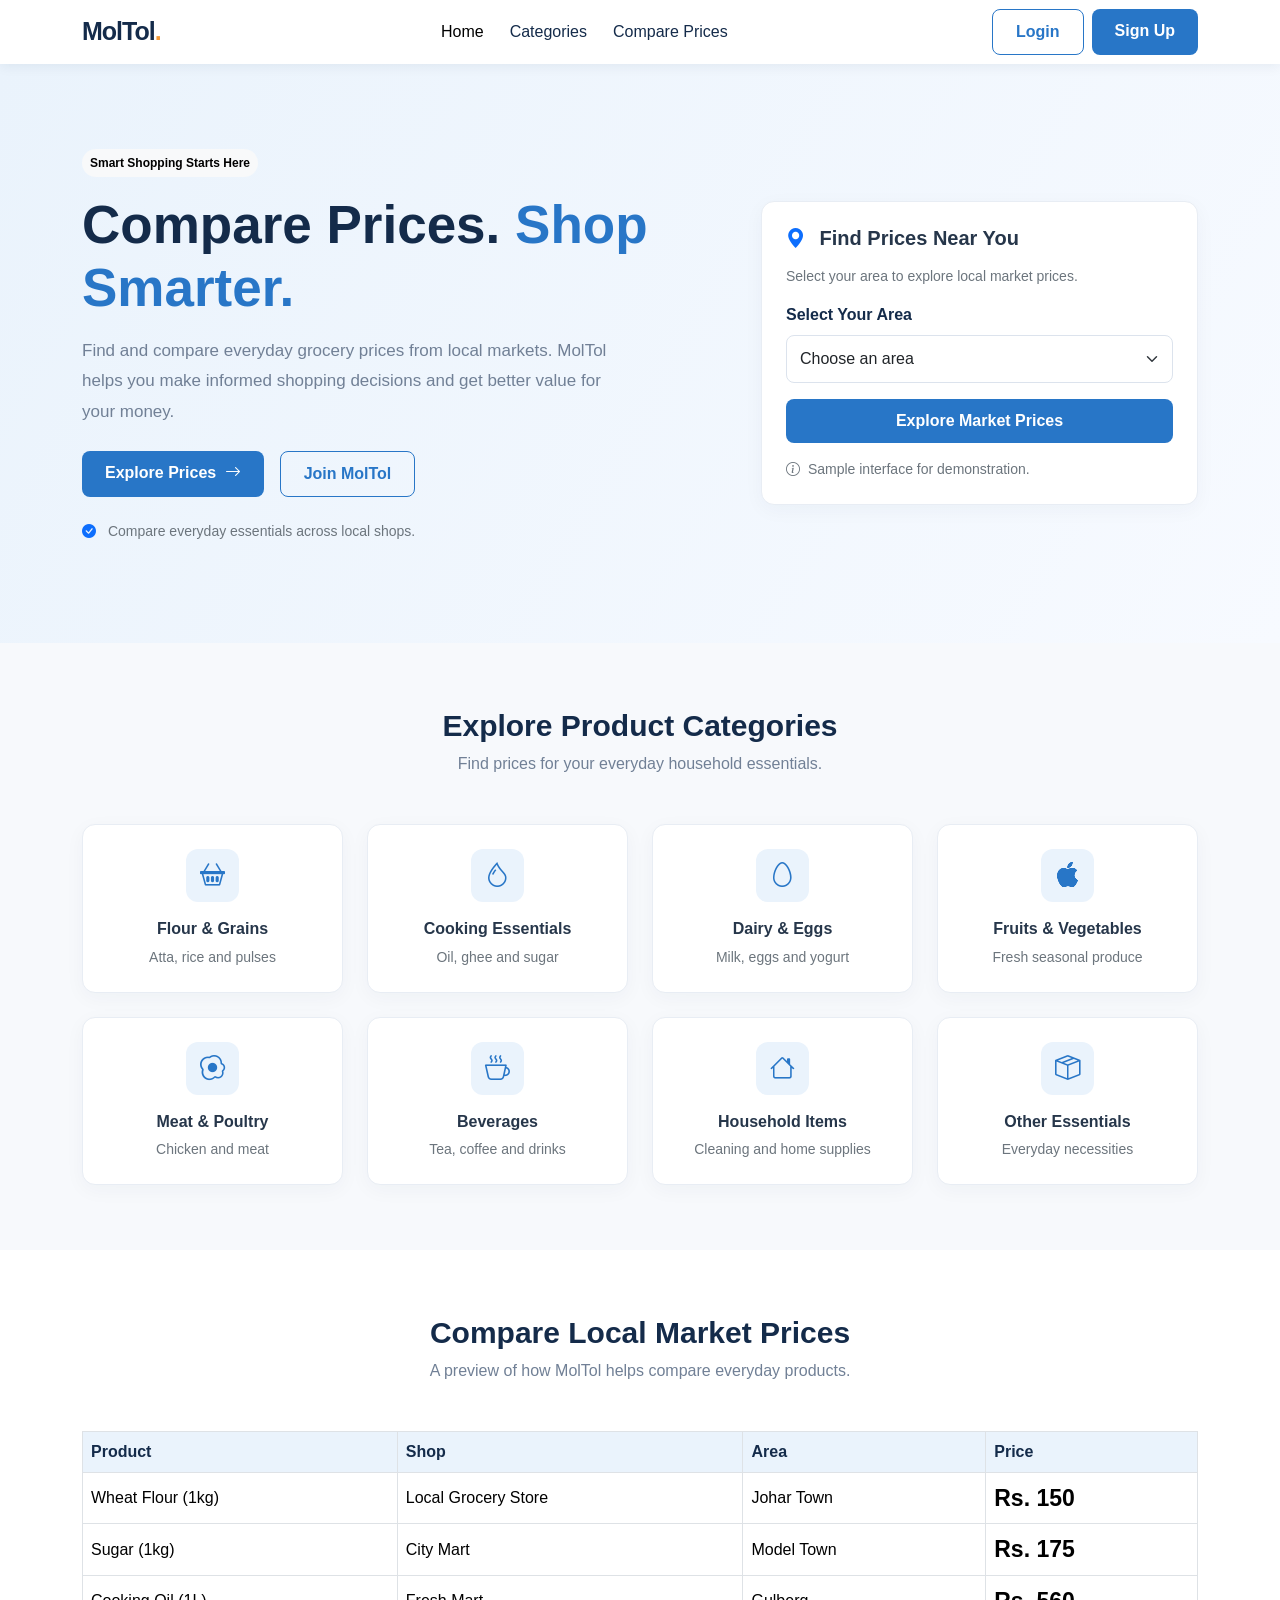
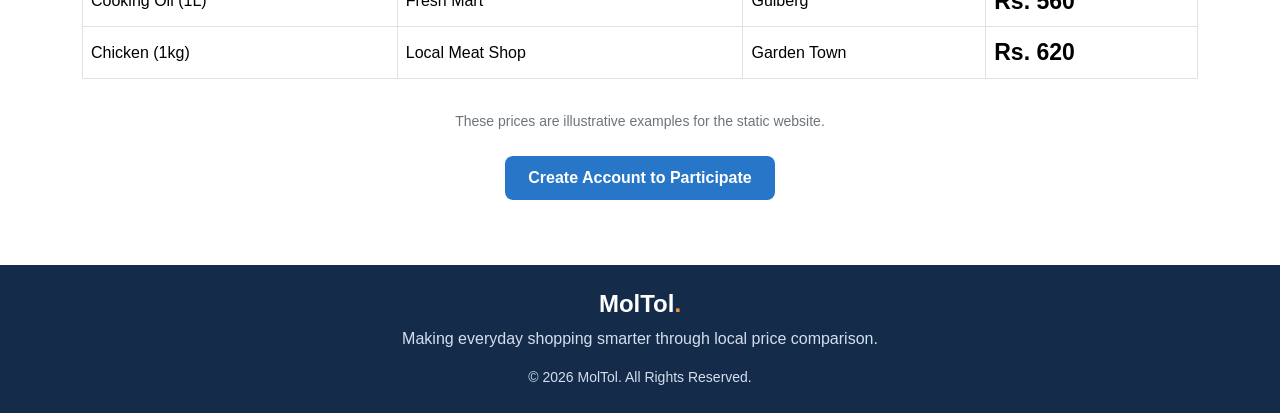
<file: index.html>
<!DOCTYPE html>

<html lang="en">
<head>
    <meta charset="UTF-8">
    <meta name="viewport" content="width=device-width, initial-scale=1.0">
    <title>MolTol | Compare Local Market Prices</title>

    <link href="https://cdn.jsdelivr.net/npm/bootstrap@5.3.3/dist/css/bootstrap.min.css" rel="stylesheet">

    <link href="https://cdn.jsdelivr.net/npm/bootstrap-icons@1.11.3/font/bootstrap-icons.min.css" rel="stylesheet">

    <link rel="stylesheet" href="css/style.css">
</head>
<body>

<nav class="navbar navbar-expand-lg sticky-top">
    <div class="container">

        <a class="navbar-brand" href="index.html">
            MolTol<span class="brand-dot">.</span>
        </a>

        <button class="navbar-toggler" type="button"
            data-bs-toggle="collapse" data-bs-target="#mainNavbar">
            <span class="navbar-toggler-icon"></span>
        </button>

        <div class="collapse navbar-collapse" id="mainNavbar">

            <ul class="navbar-nav mx-auto">
                <li class="nav-item">
                    <a class="nav-link active" href="index.html">Home</a>
                </li>

                <li class="nav-item">
                    <a class="nav-link" href="#categories">Categories</a>
                </li>

                <li class="nav-item">
                    <a class="nav-link" href="#prices">Compare Prices</a>
                </li>
            </ul>

            <div class="d-flex gap-2">
                <a href="login.html" class="btn btn-outline-custom">
                    Login
                </a>

                <a href="signup.html" class="btn btn-primary-custom">
                    Sign Up
                </a>
            </div>

        </div>
    </div>
</nav>


<section class="hero-section">

    <div class="container">

        <div class="row align-items-center g-5">

            <div class="col-lg-7">

                <span class="badge rounded-pill text-bg-light p-2 mb-3">
                    Smart Shopping Starts Here
                </span>

                <h1 class="hero-title">
                    Compare Prices.
                    <span>Shop Smarter.</span>
                </h1>

                <p class="hero-text mt-3">
                    Find and compare everyday grocery prices
                    from local markets. MolTol helps you make
                    informed shopping decisions and get better
                    value for your money.
                </p>

                <div class="d-flex flex-wrap gap-3 mt-4">

                    <a href="#prices" class="btn btn-primary-custom">
                        Explore Prices
                        <i class="bi bi-arrow-right ms-1"></i>
                    </a>

                    <a href="signup.html" class="btn btn-outline-custom">
                        Join MolTol
                    </a>

                </div>

                <p class="text-secondary mt-4 small">
                    <i class="bi bi-check-circle-fill text-primary me-2"></i>
                    Compare everyday essentials across local shops.
                </p>

            </div>


            <div class="col-lg-5">

                <div class="custom-card p-4">

                    <h5 class="fw-bold mb-3">
                        <i class="bi bi-geo-alt-fill text-primary me-2"></i>
                        Find Prices Near You
                    </h5>

                    <p class="text-secondary small">
                        Select your area to explore local market prices.
                    </p>

                    <label class="form-label">Select Your Area</label>

                    <select class="form-select mb-3">
                        <option selected disabled>Choose an area</option>
                        <option>Johar Town</option>
                        <option>Model Town</option>
                        <option>Garden Town</option>
                        <option>Gulberg</option>
                    </select>

                    <a href="#prices" class="btn btn-primary-custom w-100">
                        Explore Market Prices
                    </a>

                    <p class="small text-secondary mt-3 mb-0">
                        <i class="bi bi-info-circle me-1"></i>
                        Sample interface for demonstration.
                    </p>

                </div>

            </div>

        </div>

    </div>

</section>

<section class="section-padding" id="categories">

    <div class="container">

        <div class="text-center mb-5">

            <h2 class="section-title">Explore Product Categories</h2>

            <p class="section-subtitle">
                Find prices for your everyday household essentials.
            </p>

        </div>


        <div class="row g-4">

            <div class="col-6 col-md-4 col-lg-3">
                <div class="custom-card text-center">

                    <div class="category-icon mx-auto">
                        <i class="bi bi-basket2"></i>
                    </div>

                    <h6 class="fw-bold">Flour & Grains</h6>
                    <p class="small text-secondary mb-0">
                        Atta, rice and pulses
                    </p>

                </div>
            </div>


            <div class="col-6 col-md-4 col-lg-3">
                <div class="custom-card text-center">

                    <div class="category-icon mx-auto">
                        <i class="bi bi-droplet"></i>
                    </div>

                    <h6 class="fw-bold">Cooking Essentials</h6>
                    <p class="small text-secondary mb-0">
                        Oil, ghee and sugar
                    </p>

                </div>
            </div>


            <div class="col-6 col-md-4 col-lg-3">
                <div class="custom-card text-center">

                    <div class="category-icon mx-auto">
                        <i class="bi bi-egg"></i>
                    </div>

                    <h6 class="fw-bold">Dairy & Eggs</h6>
                    <p class="small text-secondary mb-0">
                        Milk, eggs and yogurt
                    </p>

                </div>
            </div>


            <div class="col-6 col-md-4 col-lg-3">
                <div class="custom-card text-center">

                    <div class="category-icon mx-auto">
                        <i class="bi bi-apple"></i>
                    </div>

                    <h6 class="fw-bold">Fruits & Vegetables</h6>
                    <p class="small text-secondary mb-0">
                        Fresh seasonal produce
                    </p>

                </div>
            </div>


            <div class="col-6 col-md-4 col-lg-3">
                <div class="custom-card text-center">

                    <div class="category-icon mx-auto">
                        <i class="bi bi-egg-fried"></i>
                    </div>

                    <h6 class="fw-bold">Meat & Poultry</h6>
                    <p class="small text-secondary mb-0">
                        Chicken and meat
                    </p>

                </div>
            </div>


            <div class="col-6 col-md-4 col-lg-3">
                <div class="custom-card text-center">

                    <div class="category-icon mx-auto">
                        <i class="bi bi-cup-hot"></i>
                    </div>

                    <h6 class="fw-bold">Beverages</h6>
                    <p class="small text-secondary mb-0">
                        Tea, coffee and drinks
                    </p>

                </div>
            </div>


            <div class="col-6 col-md-4 col-lg-3">
                <div class="custom-card text-center">

                    <div class="category-icon mx-auto">
                        <i class="bi bi-house"></i>
                    </div>

                    <h6 class="fw-bold">Household Items</h6>
                    <p class="small text-secondary mb-0">
                        Cleaning and home supplies
                    </p>

                </div>
            </div>


            <div class="col-6 col-md-4 col-lg-3">
                <div class="custom-card text-center">

                    <div class="category-icon mx-auto">
                        <i class="bi bi-box-seam"></i>
                    </div>

                    <h6 class="fw-bold">Other Essentials</h6>
                    <p class="small text-secondary mb-0">
                        Everyday necessities
                    </p>

                </div>
            </div>

        </div>

    </div>

</section>



<section class="section-padding bg-white" id="prices">

    <div class="container">

        <div class="text-center mb-5">

            <h2 class="section-title">Compare Local Market Prices</h2>

            <p class="section-subtitle">
                A preview of how MolTol helps compare everyday products.
            </p>

        </div>


        <div class="table-responsive">

            <table class="table table-bordered bg-white align-middle">

                <thead>
                    <tr>
                        <th>Product</th>
                        <th>Shop</th>
                        <th>Area</th>
                        <th>Price</th>
                    </tr>
                </thead>

                <tbody>

                    <tr>
                        <td>Wheat Flour (1kg)</td>
                        <td>Local Grocery Store</td>
                        <td>Johar Town</td>
                        <td class="price">Rs. 150</td>
                    </tr>

                    <tr>
                        <td>Sugar (1kg)</td>
                        <td>City Mart</td>
                        <td>Model Town</td>
                        <td class="price">Rs. 175</td>
                    </tr>

                    <tr>
                        <td>Cooking Oil (1L)</td>
                        <td>Fresh Mart</td>
                        <td>Gulberg</td>
                        <td class="price">Rs. 560</td>
                    </tr>

                    <tr>
                        <td>Chicken (1kg)</td>
                        <td>Local Meat Shop</td>
                        <td>Garden Town</td>
                        <td class="price">Rs. 620</td>
                    </tr>

                </tbody>

            </table>

        </div>

        <p class="text-secondary small text-center mt-3">
            These prices are illustrative examples for the static website.
        </p>

        <div class="text-center mt-4">

            <a href="signup.html" class="btn btn-primary-custom">
                Create Account to Participate
            </a>

        </div>

    </div>

</section>



<footer class="footer">

    <div class="container text-center">

        <h4 class="fw-bold">
            MolTol<span class="brand-dot">.</span>
        </h4>

        <p class="mt-2">
            Making everyday shopping smarter through local price comparison.
        </p>

        <p class="small mt-3">
            &copy; 2026 MolTol. All Rights Reserved.
        </p>

    </div>

</footer>



<script src="https://cdn.jsdelivr.net/npm/bootstrap@5.3.3/dist/js/bootstrap.bundle.min.js"></script>

</body>
</html>
</file>
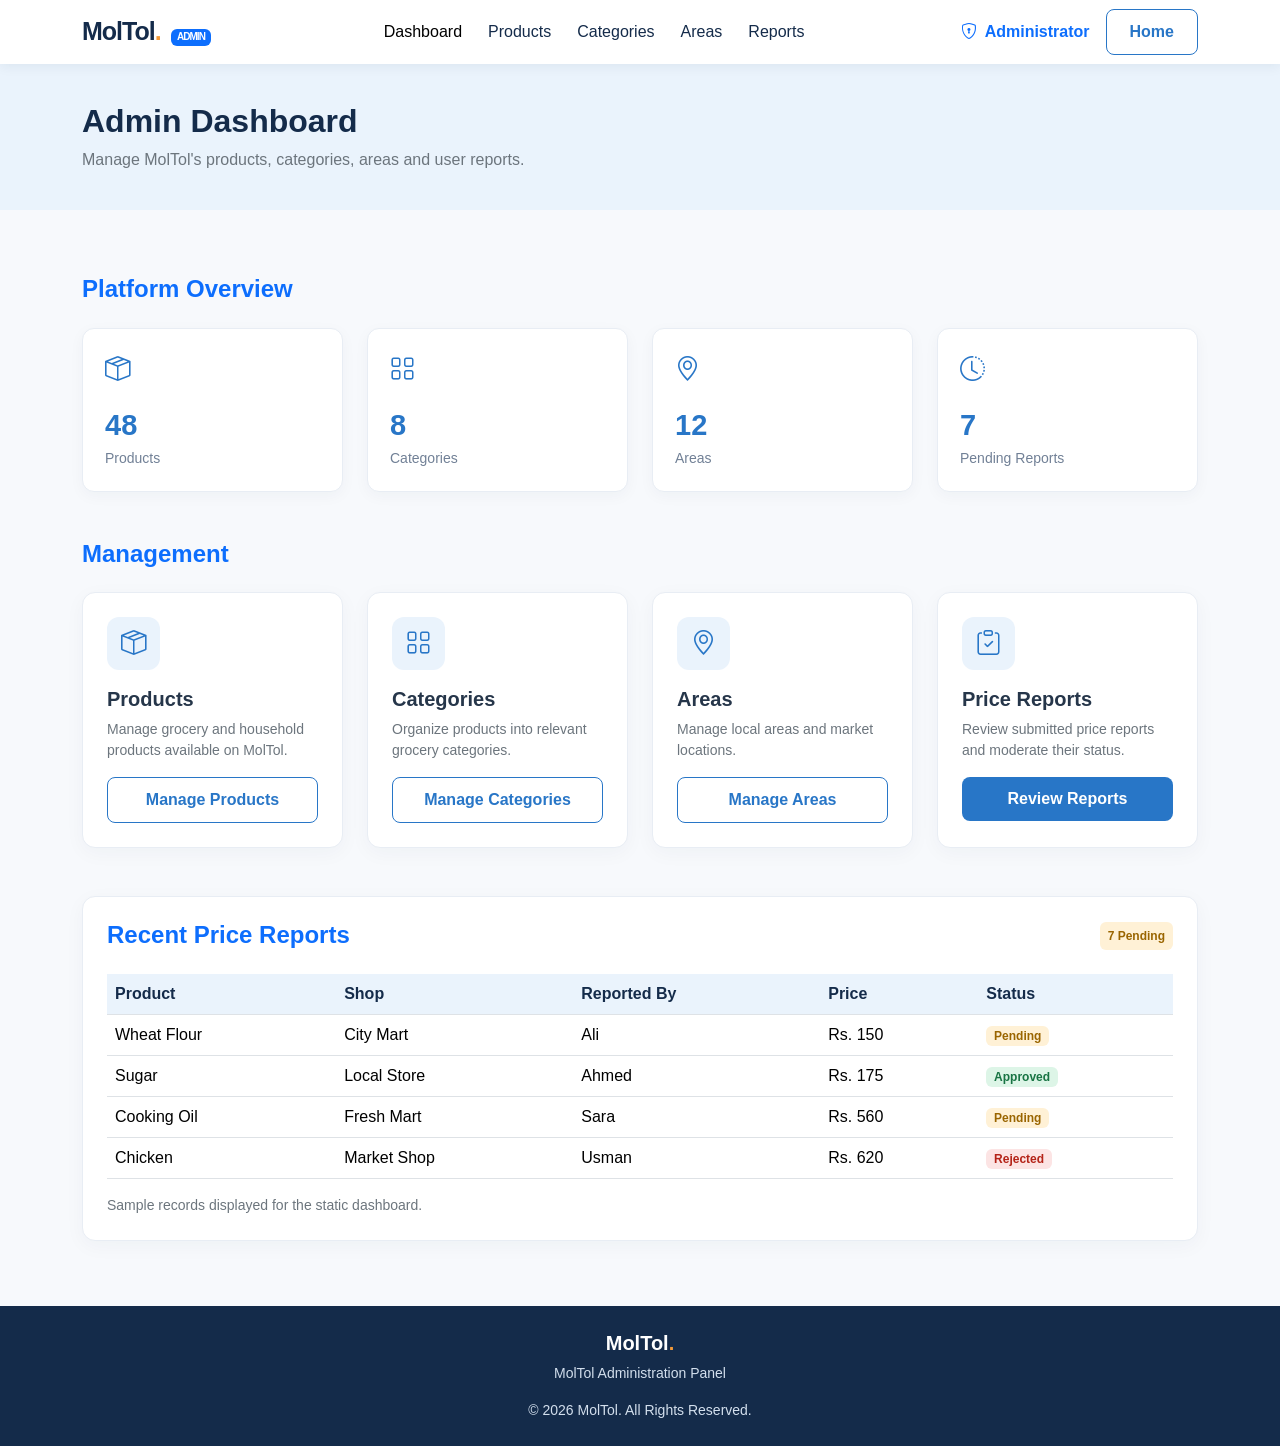
<file: admin-home.html>
<!DOCTYPE html>
<html lang="en">
<head>
    <meta charset="UTF-8">
    <meta name="viewport" content="width=device-width, initial-scale=1.0">
    <title>Admin Dashboard | MolTol</title>

    <link href="https://cdn.jsdelivr.net/npm/bootstrap@5.3.3/dist/css/bootstrap.min.css" rel="stylesheet">
    <link href="https://cdn.jsdelivr.net/npm/bootstrap-icons@1.11.3/font/bootstrap-icons.min.css" rel="stylesheet">
    <link rel="stylesheet" href="css/style.css">
</head>

<body>


    <nav class="navbar navbar-expand-lg sticky-top">

        <div class="container">

            <a class="navbar-brand" href="admin-home.html">
                MolTol<span class="brand-dot">.</span>
                <span class="badge bg-primary ms-1" style="font-size: 10px;">
                    ADMIN
                </span>
            </a>


            <button class="navbar-toggler" type="button"
                    data-bs-toggle="collapse" data-bs-target="#adminNavbar">

                <span class="navbar-toggler-icon"></span>

            </button>


            <div class="collapse navbar-collapse" id="adminNavbar">

                <ul class="navbar-nav mx-auto">

                    <li class="nav-item">
                        <a class="nav-link active" href="admin-home.html">
                            Dashboard
                        </a>
                    </li>

                    <li class="nav-item">
                        <a class="nav-link" href="#products">
                            Products
                        </a>
                    </li>

                    <li class="nav-item">
                        <a class="nav-link" href="#categories">
                            Categories
                        </a>
                    </li>

                    <li class="nav-item">
                        <a class="nav-link" href="#areas">
                            Areas
                        </a>
                    </li>

                    <li class="nav-item">
                        <a class="nav-link" href="#reports">
                            Reports
                        </a>
                    </li>

                </ul>


                <div class="d-flex align-items-center gap-3">

                    <span class="fw-semibold text-primary">
                        <i class="bi bi-shield-lock me-1"></i>
                        Administrator
                    </span>

                    <a href="index.html" class="btn btn-outline-custom">
                        Home
                    </a>

                </div>

            </div>

        </div>

    </nav>


    <section class="dashboard-header">

        <div class="container">

            <h2 class="dashboard-title">
                Admin Dashboard
            </h2>

            <p class="text-secondary mb-0">
                Manage MolTol's products, categories, areas and user reports.
            </p>

        </div>

    </section>


    <section class="section-padding">

        <div class="container">

            <h4 class="fw-bold text-primary mb-4">
                Platform Overview
            </h4>


            <div class="row g-4">


                <div class="col-6 col-lg-3">

                    <div class="stat-card">

                        <i class="bi bi-box-seam dashboard-icon"></i>

                        <div class="stat-number mt-3">48</div>

                        <div class="stat-label">Products</div>

                    </div>

                </div>


                <div class="col-6 col-lg-3">

                    <div class="stat-card">

                        <i class="bi bi-grid dashboard-icon"></i>

                        <div class="stat-number mt-3">8</div>

                        <div class="stat-label">Categories</div>

                    </div>

                </div>


                <div class="col-6 col-lg-3">

                    <div class="stat-card">

                        <i class="bi bi-geo-alt dashboard-icon"></i>

                        <div class="stat-number mt-3">12</div>

                        <div class="stat-label">Areas</div>

                    </div>

                </div>


                <div class="col-6 col-lg-3">

                    <div class="stat-card">

                        <i class="bi bi-clock-history dashboard-icon"></i>

                        <div class="stat-number mt-3">7</div>

                        <div class="stat-label">Pending Reports</div>

                    </div>

                </div>

            </div>


            
            <h4 class="fw-bold text-primary mt-5 mb-4">
                Management
            </h4>


            <div class="row g-4">


                <div class="col-md-6 col-lg-3">

                    <div class="custom-card" id="products">

                        <div class="category-icon">
                            <i class="bi bi-box-seam"></i>
                        </div>

                        <h5 class="fw-bold">Products</h5>

                        <p class="text-secondary small">
                            Manage grocery and household products
                            available on MolTol.
                        </p>

                        <a href="#products" class="btn btn-outline-custom w-100">
                            Manage Products
                        </a>

                    </div>

                </div>


                <div class="col-md-6 col-lg-3">

                    <div class="custom-card" id="categories">

                        <div class="category-icon">
                            <i class="bi bi-grid"></i>
                        </div>

                        <h5 class="fw-bold">Categories</h5>

                        <p class="text-secondary small">
                            Organize products into relevant
                            grocery categories.
                        </p>

                        <a href="#categories" class="btn btn-outline-custom w-100">
                            Manage Categories
                        </a>

                    </div>

                </div>


                <div class="col-md-6 col-lg-3">

                    <div class="custom-card" id="areas">

                        <div class="category-icon">
                            <i class="bi bi-geo-alt"></i>
                        </div>

                        <h5 class="fw-bold">Areas</h5>

                        <p class="text-secondary small">
                            Manage local areas and market
                            locations.
                        </p>

                        <a href="#areas" class="btn btn-outline-custom w-100">
                            Manage Areas
                        </a>

                    </div>

                </div>


                <div class="col-md-6 col-lg-3">

                    <div class="custom-card" id="reports">

                        <div class="category-icon">
                            <i class="bi bi-clipboard-check"></i>
                        </div>

                        <h5 class="fw-bold">Price Reports</h5>

                        <p class="text-secondary small">
                            Review submitted price reports
                            and moderate their status.
                        </p>

                        <a href="#reports-table" class="btn btn-primary-custom w-100">
                            Review Reports
                        </a>

                    </div>

                </div>

            </div>


            <div class="custom-card mt-5" id="reports-table">

                <div class="d-flex justify-content-between align-items-center flex-wrap gap-2 mb-4">

                    <h4 class="fw-bold text-primary mb-0">
                        Recent Price Reports
                    </h4>

                    <span class="badge status-pending p-2">
                        7 Pending
                    </span>

                </div>


                <div class="table-responsive">

                    <table class="table align-middle">

                        <thead>

                            <tr>
                                <th>Product</th>
                                <th>Shop</th>
                                <th>Reported By</th>
                                <th>Price</th>
                                <th>Status</th>
                            </tr>

                        </thead>


                        <tbody>

                            <tr>

                                <td>Wheat Flour</td>

                                <td>City Mart</td>

                                <td>Ali</td>

                                <td>Rs. 150</td>

                                <td>
                                    <span class="badge status-pending">
                                        Pending
                                    </span>
                                </td>

                            </tr>


                            <tr>

                                <td>Sugar</td>

                                <td>Local Store</td>

                                <td>Ahmed</td>

                                <td>Rs. 175</td>

                                <td>
                                    <span class="badge status-approved">
                                        Approved
                                    </span>
                                </td>

                            </tr>


                            <tr>

                                <td>Cooking Oil</td>

                                <td>Fresh Mart</td>

                                <td>Sara</td>

                                <td>Rs. 560</td>

                                <td>
                                    <span class="badge status-pending">
                                        Pending
                                    </span>
                                </td>

                            </tr>


                            <tr>

                                <td>Chicken</td>

                                <td>Market Shop</td>

                                <td>Usman</td>

                                <td>Rs. 620</td>

                                <td>
                                    <span class="badge status-rejected">
                                        Rejected
                                    </span>
                                </td>

                            </tr>

                        </tbody>

                    </table>

                </div>

                <p class="small text-secondary mb-0">
                    Sample records displayed for the static dashboard.
                </p>

            </div>

        </div>

    </section>


    <footer class="footer">

        <div class="container text-center">

            <h5 class="fw-bold">
                MolTol<span class="brand-dot">.</span>
            </h5>

            <p class="small">
                MolTol Administration Panel
            </p>

            <p class="small mt-3">
                &copy; 2026 MolTol. All Rights Reserved.
            </p>

        </div>

    </footer>


    <script src="https://cdn.jsdelivr.net/npm/bootstrap@5.3.3/dist/js/bootstrap.bundle.min.js"></script>

</body>
</html>
</file>
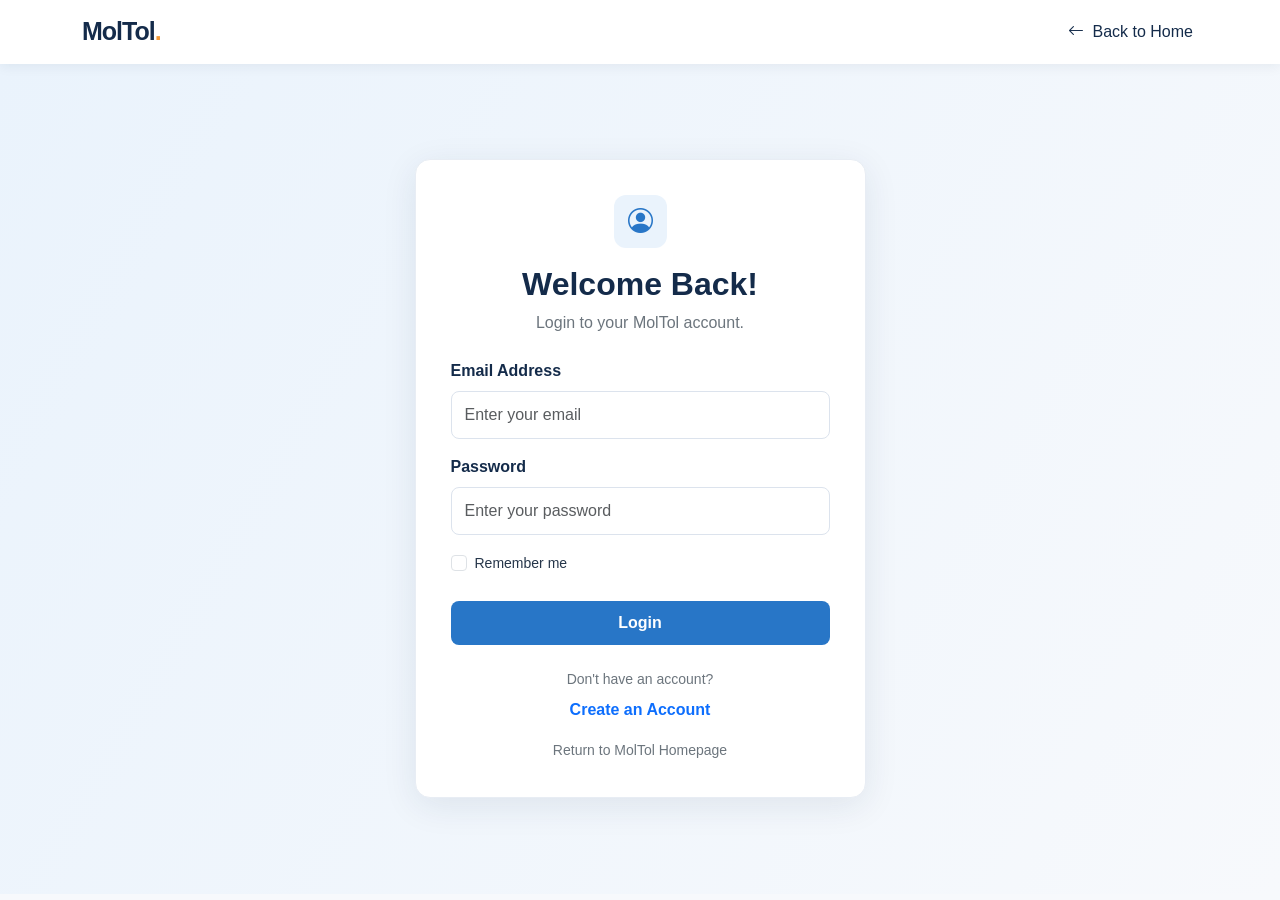
<file: login.html>
<!DOCTYPE html>
<html lang="en">
<head>
    <meta charset="UTF-8">
    <meta name="viewport" content="width=device-width, initial-scale=1.0">
    <title>Login | MolTol</title>

    <link href="https://cdn.jsdelivr.net/npm/bootstrap@5.3.3/dist/css/bootstrap.min.css" rel="stylesheet">
    <link href="https://cdn.jsdelivr.net/npm/bootstrap-icons@1.11.3/font/bootstrap-icons.min.css" rel="stylesheet">
    <link rel="stylesheet" href="css/style.css">
</head>

<body>



<nav class="navbar">
    <div class="container">

        <a class="navbar-brand" href="index.html">
            MolTol<span class="brand-dot">.</span>
        </a>

        <a href="index.html" class="nav-link">
            <i class="bi bi-arrow-left me-1"></i>
            Back to Home
        </a>

    </div>
</nav>



<section class="auth-section">

    <div class="container">

        <div class="row justify-content-center">

            <div class="col-md-7 col-lg-5">

                <div class="auth-card">

                    <div class="text-center mb-4">

                        <div class="category-icon mx-auto">
                            <i class="bi bi-person-circle"></i>
                        </div>

                        <h2 class="auth-title">Welcome Back!</h2>

                        <p class="text-secondary">
                            Login to your MolTol account.
                        </p>

                    </div>


                    <form>

                        <div class="mb-3">

                            <label class="form-label">Email Address</label>

                            <input
                                type="email"
                                class="form-control"
                                placeholder="Enter your email"
                                required>

                        </div>


                        <div class="mb-3">

                            <label class="form-label">Password</label>

                            <input
                                type="password"
                                class="form-control"
                                placeholder="Enter your password"
                                required>

                        </div>


                        <div class="d-flex justify-content-between align-items-center mb-4">

                            <div class="form-check">

                                <input
                                    type="checkbox"
                                    class="form-check-input"
                                    id="remember">

                                <label class="form-check-label small" for="remember">
                                    Remember me
                                </label>

                            </div>

                        </div>


                        <button type="submit" class="btn btn-primary-custom w-100">
                            Login
                        </button>

                    </form>


                    <div class="text-center mt-4">

                        <p class="small text-secondary mb-2">
                            Don't have an account?
                        </p>

                        <a href="signup.html" class="fw-semibold text-decoration-none">
                            Create an Account
                        </a>

                    </div>

                    <div class="text-center mt-3">

                        <a href="index.html" class="small text-secondary text-decoration-none">
                            Return to MolTol Homepage
                        </a>

                    </div>

                </div>

            </div>

        </div>

    </div>

</section>


<script src="https://cdn.jsdelivr.net/npm/bootstrap@5.3.3/dist/js/bootstrap.bundle.min.js"></script>

</body>
</html>
</file>
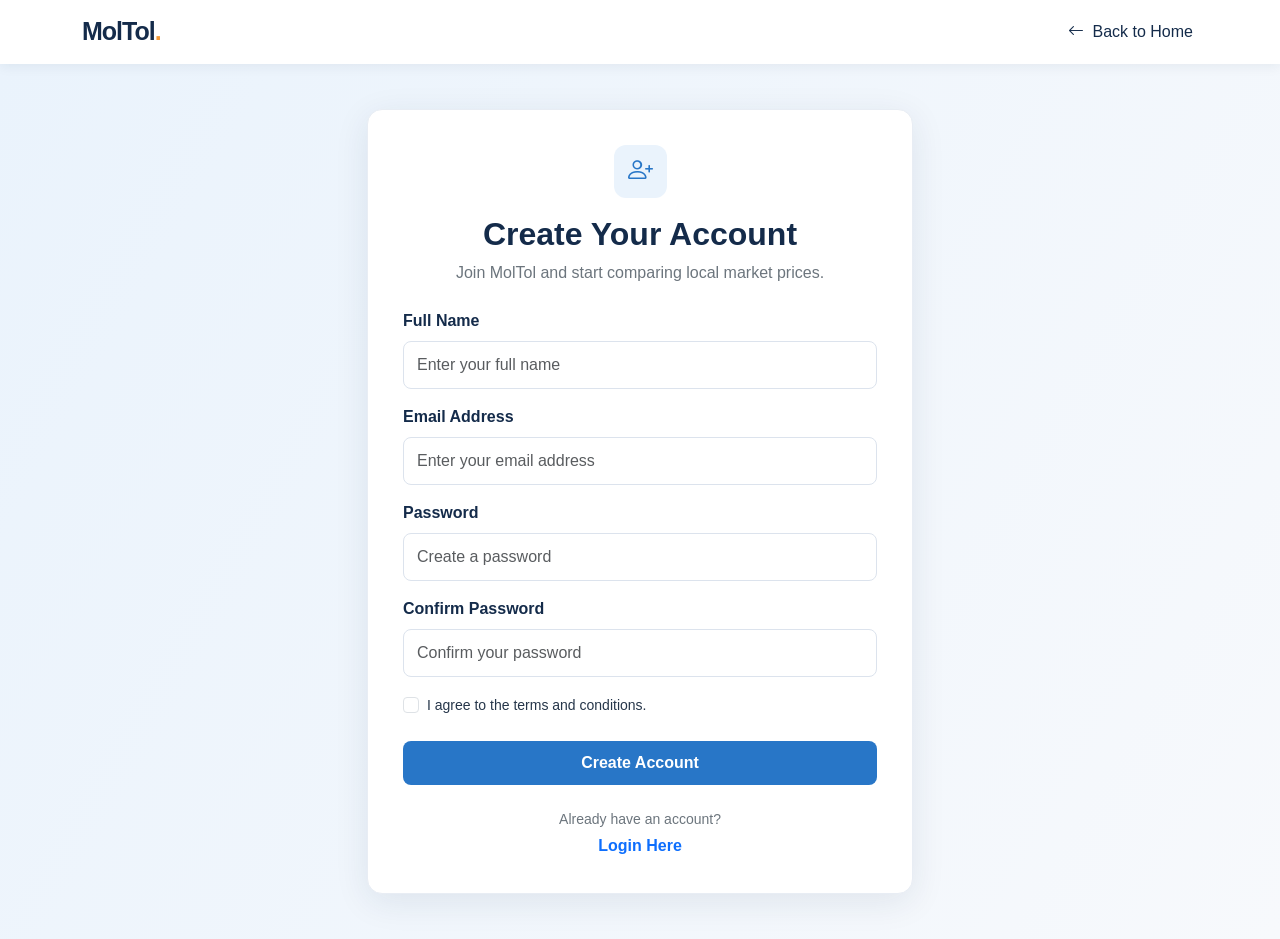
<file: signup.html>
<!DOCTYPE html>
<html lang="en">
<head>
    <meta charset="UTF-8">
    <meta name="viewport" content="width=device-width, initial-scale=1.0">
    <title>Sign Up | MolTol</title>

    <link href="https://cdn.jsdelivr.net/npm/bootstrap@5.3.3/dist/css/bootstrap.min.css" rel="stylesheet">
    <link href="https://cdn.jsdelivr.net/npm/bootstrap-icons@1.11.3/font/bootstrap-icons.min.css" rel="stylesheet">
    <link rel="stylesheet" href="css/style.css">
</head>

<body>

    
    <nav class="navbar">

        <div class="container">

            <a class="navbar-brand" href="index.html">
                MolTol<span class="brand-dot">.</span>
            </a>

            <a href="index.html" class="nav-link">
                <i class="bi bi-arrow-left me-1"></i>
                Back to Home
            </a>

        </div>

    </nav>


    
    <section class="auth-section">

        <div class="container">

            <div class="row justify-content-center">

                <div class="col-md-8 col-lg-6">

                    <div class="auth-card">

                        <div class="text-center mb-4">

                            <div class="category-icon mx-auto">
                                <i class="bi bi-person-plus"></i>
                            </div>

                            <h2 class="auth-title">Create Your Account</h2>

                            <p class="text-secondary">
                                Join MolTol and start comparing local market prices.
                            </p>

                        </div>


                        <form>

                            <div class="mb-3">

                                <label class="form-label">Full Name</label>

                                <input type="text"
                                       class="form-control"
                                       placeholder="Enter your full name"
                                       required>

                            </div>


                            <div class="mb-3">

                                <label class="form-label">Email Address</label>

                                <input type="email"
                                       class="form-control"
                                       placeholder="Enter your email address"
                                       required>

                            </div>


                            <div class="mb-3">

                                <label class="form-label">Password</label>

                                <input type="password"
                                       class="form-control"
                                       placeholder="Create a password"
                                       required>

                            </div>


                            <div class="mb-3">

                                <label class="form-label">Confirm Password</label>

                                <input type="password"
                                       class="form-control"
                                       placeholder="Confirm your password"
                                       required>

                            </div>


                            <div class="form-check mb-4">

                                <input type="checkbox"
                                       class="form-check-input"
                                       id="terms"
                                       required>

                                <label class="form-check-label small" for="terms">
                                    I agree to the terms and conditions.
                                </label>

                            </div>


                            <button type="submit" class="btn btn-primary-custom w-100">
                                Create Account
                            </button>

                        </form>


                        <div class="text-center mt-4">

                            <p class="small text-secondary mb-1">
                                Already have an account?
                            </p>

                            <a href="login.html" class="fw-semibold text-decoration-none">
                                Login Here
                            </a>

                        </div>

                    </div>

                </div>

            </div>

        </div>

    </section>



    <script src="https://cdn.jsdelivr.net/npm/bootstrap@5.3.3/dist/js/bootstrap.bundle.min.js"></script>

</body>
</html>
</file>
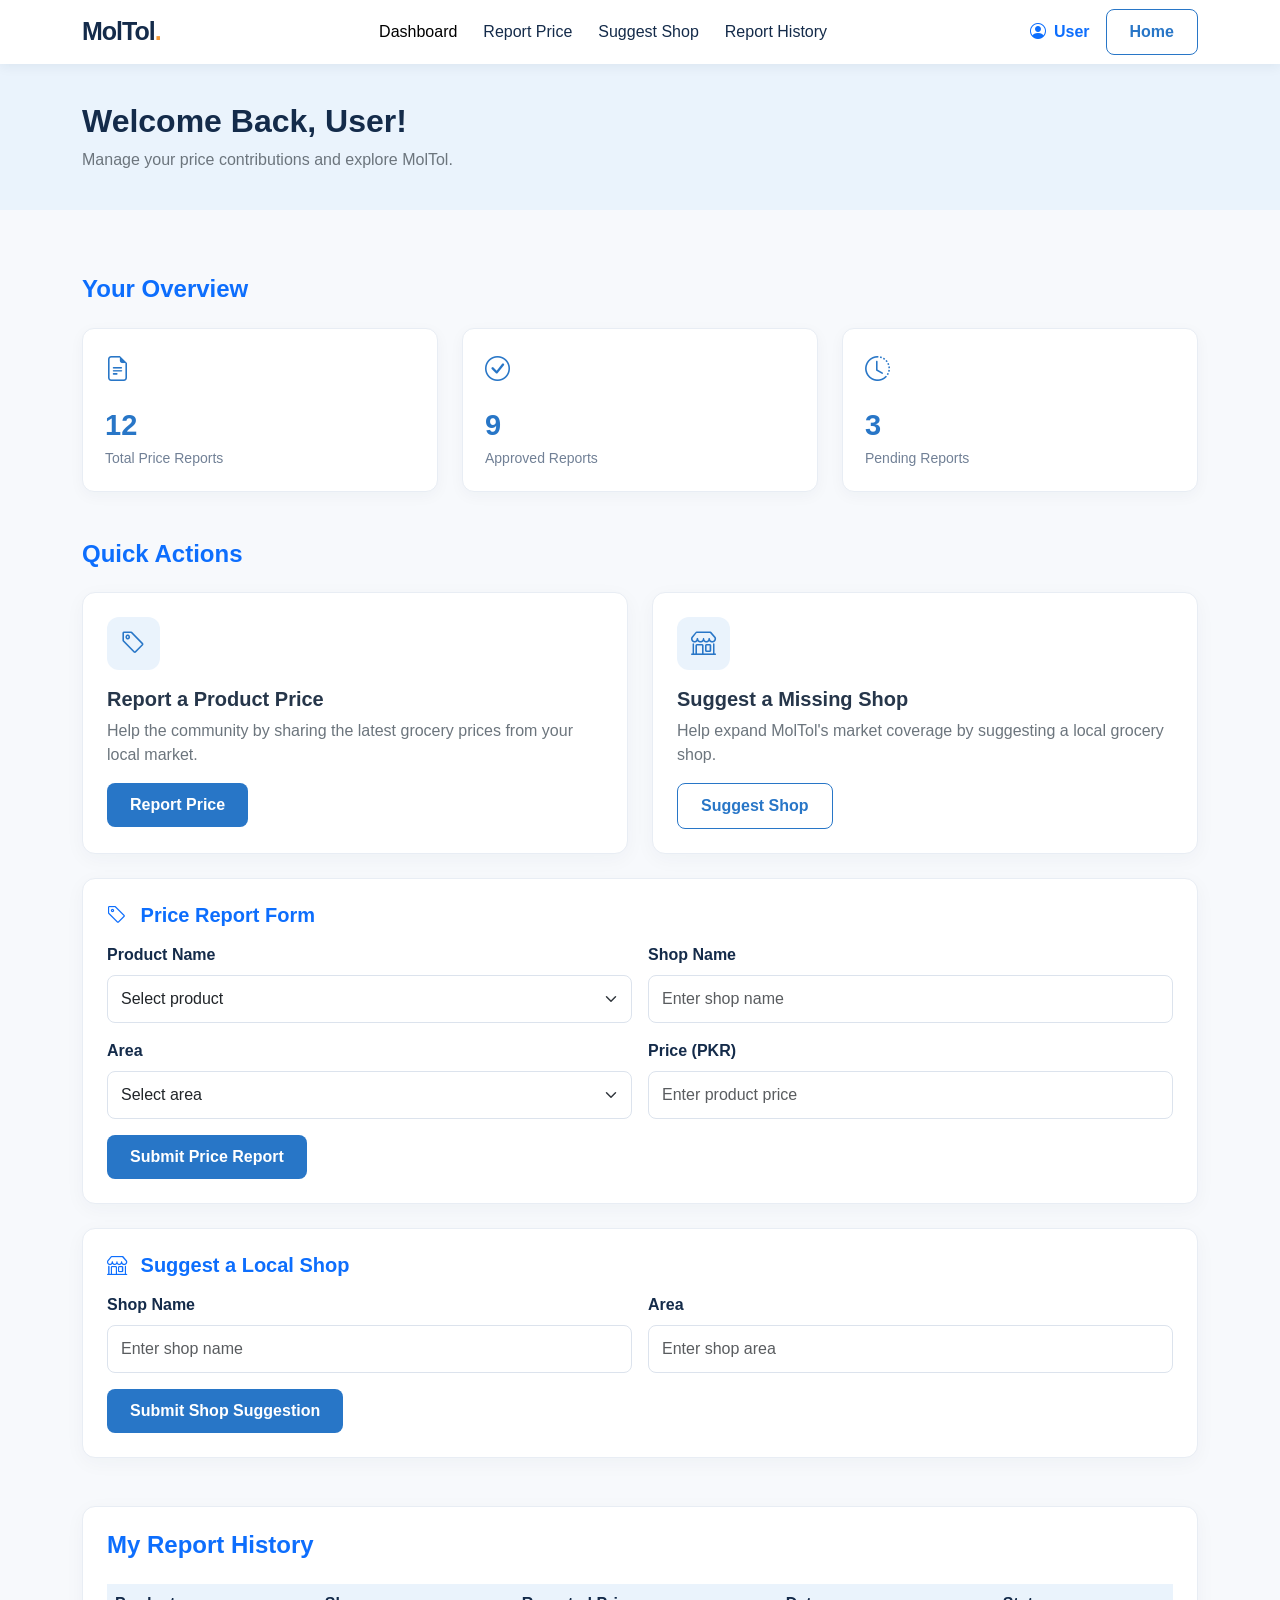
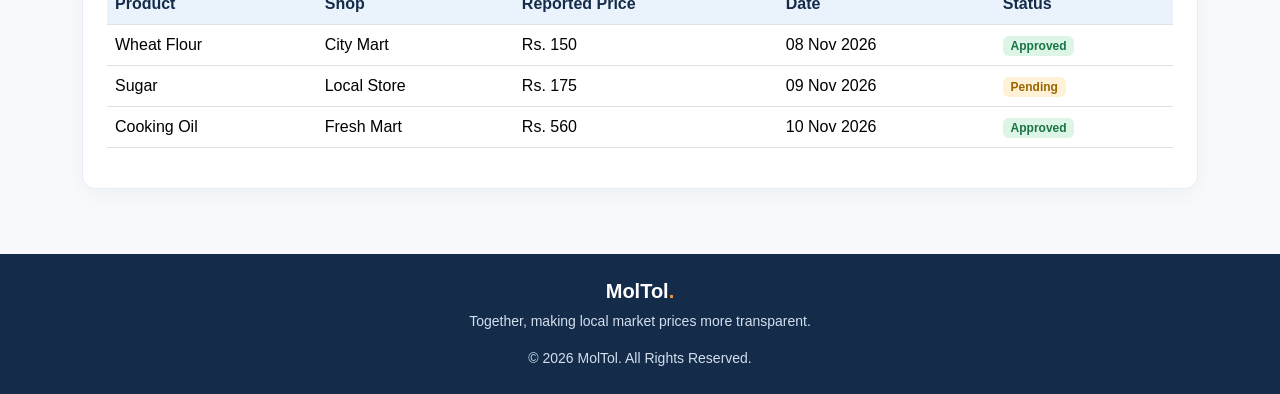
<file: user-home.html>
<!DOCTYPE html>
<html lang="en">
<head>
    <meta charset="UTF-8">
    <meta name="viewport" content="width=device-width, initial-scale=1.0">
    <title>User Dashboard | MolTol</title>

    <link href="https://cdn.jsdelivr.net/npm/bootstrap@5.3.3/dist/css/bootstrap.min.css" rel="stylesheet">
    <link href="https://cdn.jsdelivr.net/npm/bootstrap-icons@1.11.3/font/bootstrap-icons.min.css" rel="stylesheet">
    <link rel="stylesheet" href="css/style.css">
</head>

<body>

   
    <nav class="navbar navbar-expand-lg sticky-top">

        <div class="container">

            <a class="navbar-brand" href="user-home.html">
                MolTol<span class="brand-dot">.</span>
            </a>


            <button class="navbar-toggler" type="button"
                    data-bs-toggle="collapse" data-bs-target="#userNavbar">

                <span class="navbar-toggler-icon"></span>

            </button>


            <div class="collapse navbar-collapse" id="userNavbar">

                <ul class="navbar-nav mx-auto">

                    <li class="nav-item">
                        <a class="nav-link active" href="user-home.html">
                            Dashboard
                        </a>
                    </li>

                    <li class="nav-item">
                        <a class="nav-link" href="#report-price">
                            Report Price
                        </a>
                    </li>

                    <li class="nav-item">
                        <a class="nav-link" href="#shop-suggestion">
                            Suggest Shop
                        </a>
                    </li>

                    <li class="nav-item">
                        <a class="nav-link" href="#history">
                            Report History
                        </a>
                    </li>

                </ul>


                <div class="d-flex align-items-center gap-3">

                    <span class="fw-semibold text-primary">
                        <i class="bi bi-person-circle me-1"></i>
                        User
                    </span>

                    <a href="index.html" class="btn btn-outline-custom">
                        Home
                    </a>

                </div>

            </div>

        </div>

    </nav>


   
    <section class="dashboard-header">

        <div class="container">

            <h2 class="dashboard-title">
                Welcome Back, User!
            </h2>

            <p class="text-secondary mb-0">
                Manage your price contributions and explore MolTol.
            </p>

        </div>

    </section>


   
    <section class="section-padding">

        <div class="container">

            <h4 class="fw-bold mb-4 text-primary">
                Your Overview
            </h4>


            <div class="row g-4">

                <div class="col-12 col-md-4">

                    <div class="stat-card">

                        <i class="bi bi-file-earmark-text dashboard-icon"></i>

                        <div class="stat-number mt-3">12</div>

                        <div class="stat-label">
                            Total Price Reports
                        </div>

                    </div>

                </div>


                <div class="col-12 col-md-4">

                    <div class="stat-card">

                        <i class="bi bi-check-circle dashboard-icon"></i>

                        <div class="stat-number mt-3">9</div>

                        <div class="stat-label">
                            Approved Reports
                        </div>

                    </div>

                </div>


                <div class="col-12 col-md-4">

                    <div class="stat-card">

                        <i class="bi bi-clock-history dashboard-icon"></i>

                        <div class="stat-number mt-3">3</div>

                        <div class="stat-label">
                            Pending Reports
                        </div>

                    </div>

                </div>

            </div>


            
            <h4 class="fw-bold mt-5 mb-4 text-primary">
                Quick Actions
            </h4>


            <div class="row g-4">


                <div class="col-md-6">

                    <div class="custom-card" id="report-price">

                        <div class="category-icon">
                            <i class="bi bi-tag"></i>
                        </div>

                        <h5 class="fw-bold">Report a Product Price</h5>

                        <p class="text-secondary">
                            Help the community by sharing the latest
                            grocery prices from your local market.
                        </p>

                        <a href="#report-price-form" class="btn btn-primary-custom">
                            Report Price
                        </a>

                    </div>

                </div>


                <div class="col-md-6">

                    <div class="custom-card" id="shop-suggestion">

                        <div class="category-icon">
                            <i class="bi bi-shop"></i>
                        </div>

                        <h5 class="fw-bold">Suggest a Missing Shop</h5>

                        <p class="text-secondary">
                            Help expand MolTol's market coverage
                            by suggesting a local grocery shop.
                        </p>

                        <a href="#shop-suggestion-form" class="btn btn-outline-custom">
                            Suggest Shop
                        </a>

                    </div>

                </div>

            </div>


            
            <div class="custom-card mt-4" id="report-price-form">

                <h5 class="fw-bold text-primary mb-3">
                    <i class="bi bi-tag me-2"></i>
                    Price Report Form
                </h5>

                <form>

                    <div class="row g-3">

                        <div class="col-md-6">

                            <label class="form-label">Product Name</label>

                            <select class="form-select">
                                <option selected disabled>Select product</option>
                                <option>Wheat Flour</option>
                                <option>Sugar</option>
                                <option>Cooking Oil</option>
                                <option>Chicken</option>
                            </select>

                        </div>


                        <div class="col-md-6">

                            <label class="form-label">Shop Name</label>

                            <input type="text" class="form-control"
                                   placeholder="Enter shop name">

                        </div>


                        <div class="col-md-6">

                            <label class="form-label">Area</label>

                            <select class="form-select">
                                <option selected disabled>Select area</option>
                                <option>Johar Town</option>
                                <option>Model Town</option>
                                <option>Garden Town</option>
                                <option>Gulberg</option>
                            </select>

                        </div>


                        <div class="col-md-6">

                            <label class="form-label">Price (PKR)</label>

                            <input type="number" class="form-control"
                                   placeholder="Enter product price">

                        </div>

                        <div class="col-12">

                            <button type="button" class="btn btn-primary-custom">
                                Submit Price Report
                            </button>

                        </div>

                    </div>

                </form>

            </div>


            
            <div class="custom-card mt-4" id="shop-suggestion-form">

                <h5 class="fw-bold text-primary mb-3">
                    <i class="bi bi-shop me-2"></i>
                    Suggest a Local Shop
                </h5>

                <form>

                    <div class="row g-3">

                        <div class="col-md-6">

                            <label class="form-label">Shop Name</label>

                            <input type="text" class="form-control"
                                   placeholder="Enter shop name">

                        </div>


                        <div class="col-md-6">

                            <label class="form-label">Area</label>

                            <input type="text" class="form-control"
                                   placeholder="Enter shop area">

                        </div>


                        <div class="col-12">

                            <button type="button" class="btn btn-primary-custom">
                                Submit Shop Suggestion
                            </button>

                        </div>

                    </div>

                </form>

            </div>


            
            <div class="custom-card mt-5" id="history">

                <h4 class="fw-bold text-primary mb-4">
                    My Report History
                </h4>

                <div class="table-responsive">

                    <table class="table align-middle">

                        <thead>
                            <tr>
                                <th>Product</th>
                                <th>Shop</th>
                                <th>Reported Price</th>
                                <th>Date</th>
                                <th>Status</th>
                            </tr>
                        </thead>

                        <tbody>

                            <tr>
                                <td>Wheat Flour</td>
                                <td>City Mart</td>
                                <td>Rs. 150</td>
                                <td>08 Nov 2026</td>
                                <td>
                                    <span class="badge status-approved">
                                        Approved
                                    </span>
                                </td>
                            </tr>


                            <tr>
                                <td>Sugar</td>
                                <td>Local Store</td>
                                <td>Rs. 175</td>
                                <td>09 Nov 2026</td>
                                <td>
                                    <span class="badge status-pending">
                                        Pending
                                    </span>
                                </td>
                            </tr>


                            <tr>
                                <td>Cooking Oil</td>
                                <td>Fresh Mart</td>
                                <td>Rs. 560</td>
                                <td>10 Nov 2026</td>
                                <td>
                                    <span class="badge status-approved">
                                        Approved
                                    </span>
                                </td>
                            </tr>

                        </tbody>

                    </table>

                </div>

            </div>

        </div>

    </section>


   
    <footer class="footer">

        <div class="container text-center">

            <h5 class="fw-bold">
                MolTol<span class="brand-dot">.</span>
            </h5>

            <p class="small">
                Together, making local market prices more transparent.
            </p>

            <p class="small mt-3">
                &copy; 2026 MolTol. All Rights Reserved.
            </p>

        </div>

    </footer>


    <script src="https://cdn.jsdelivr.net/npm/bootstrap@5.3.3/dist/js/bootstrap.bundle.min.js"></script>

</body>
</html>
</file>
<file: css/style.css>
:root {
    --primary: #142B4A;
    --secondary: #2876C7;
    --light-blue: #EAF3FC;
    --accent: #F39A38;
    --background: #F7F9FC;
    --text: #26364A;
    --muted: #718096;
    --white: #FFFFFF;
}

* {
    box-sizing: border-box;
}

body {
    font-family: 'Segoe UI', Arial, sans-serif;
    background-color: var(--background);
    color: var(--text);
    margin: 0;
}


.navbar {
    background-color: var(--white);
    box-shadow: 0 2px 12px rgba(20, 43, 74, 0.07);
}

.navbar-brand {
    font-size: 25px;
    font-weight: 800;
    color: var(--primary) !important;
    letter-spacing: -1px;
}

.brand-dot {
    color: var(--accent);
}

.nav-link {
    color: var(--primary);
    font-weight: 500;
    margin: 0 5px;
}

    .nav-link:hover,
    .nav-link.active {
        color: var(--secondary);
    }



.btn-primary-custom {
    background-color: var(--secondary);
    color: white;
    border: none;
    padding: 10px 23px;
    border-radius: 8px;
    font-weight: 600;
}

    .btn-primary-custom:hover {
        background-color: var(--primary);
        color: white;
    }

.btn-outline-custom {
    border: 1px solid var(--secondary);
    color: var(--secondary);
    padding: 10px 23px;
    border-radius: 8px;
    font-weight: 600;
}

    .btn-outline-custom:hover {
        background-color: var(--secondary);
        color: white;
    }


.hero-section {
    background: linear-gradient(120deg, #EAF3FC, #F7FAFF);
    padding: 85px 0;
}

.hero-title {
    font-size: clamp(34px, 5vw, 53px);
    font-weight: 800;
    color: var(--primary);
    line-height: 1.2;
}

    .hero-title span {
        color: var(--secondary);
    }

.hero-text {
    color: var(--muted);
    font-size: 17px;
    line-height: 1.8;
    max-width: 550px;
}


.section-padding {
    padding: 65px 0;
}

.section-title {
    color: var(--primary);
    font-size: 30px;
    font-weight: 750;
}

.section-subtitle {
    color: var(--muted);
}


.custom-card {
    background-color: white;
    border: 1px solid #E8EDF4;
    border-radius: 13px;
    padding: 24px;
    height: 100%;
    box-shadow: 0 5px 20px rgba(20, 43, 74, 0.04);
    transition: transform 0.2s ease;
}

    .custom-card:hover {
        transform: translateY(-3px);
    }

.category-icon {
    width: 53px;
    height: 53px;
    display: flex;
    align-items: center;
    justify-content: center;
    background: var(--light-blue);
    color: var(--secondary);
    border-radius: 12px;
    font-size: 25px;
    margin-bottom: 17px;
}


.price {
    font-size: 23px;
    font-weight: 750;
    color: var(--secondary);
}

.price-highlight {
    color: var(--accent);
}


.auth-section {
    min-height: calc(100vh - 70px);
    display: flex;
    align-items: center;
    padding: 45px 0;
    background: linear-gradient(120deg, #EAF3FC, #F7F9FC);
}

.auth-card {
    background: white;
    padding: 35px;
    border-radius: 15px;
    box-shadow: 0 8px 35px rgba(20, 43, 74, 0.09);
    border: 1px solid #E8EDF4;
}

.auth-title {
    color: var(--primary);
    font-weight: 800;
}

.form-label {
    font-weight: 600;
    color: var(--primary);
}

.form-control,
.form-select {
    padding: 11px 13px;
    border-radius: 8px;
    border-color: #DCE3ED;
}

    .form-control:focus,
    .form-select:focus {
        border-color: var(--secondary);
        box-shadow: 0 0 0 3px rgba(40, 118, 199, 0.12);
    }


.dashboard-header {
    background: var(--light-blue);
    padding: 38px 0;
}

.dashboard-title {
    color: var(--primary);
    font-weight: 800;
}

.stat-card {
    background: white;
    border: 1px solid #E8EDF4;
    border-radius: 12px;
    padding: 22px;
    height: 100%;
    box-shadow: 0 4px 15px rgba(20, 43, 74, 0.04);
}

.stat-number {
    font-size: 29px;
    font-weight: 800;
    color: var(--secondary);
}

.stat-label {
    color: var(--muted);
    font-size: 14px;
}

.dashboard-icon {
    font-size: 25px;
    color: var(--secondary);
}


.table thead th {
    background-color: var(--light-blue);
    color: var(--primary);
    font-weight: 650;
    white-space: nowrap;
}

.table td {
    vertical-align: middle;
}


.status-pending {
    background: #FFF1D6;
    color: #9A6500;
}

.status-approved {
    background: #DDF5E7;
    color: #187443;
}

.status-rejected {
    background: #FCE4E4;
    color: #B42318;
}


.footer {
    background-color: var(--primary);
    color: white;
    padding: 25px 0;
}

    .footer p {
        margin: 0;
        color: #D3DFED;
    }


@media (max-width: 768px) {

    .hero-section {
        padding: 55px 0;
        text-align: center;
    }

    .hero-text {
        margin-left: auto;
        margin-right: auto;
    }


    .auth-card {
        padding: 25px 20px;
    }

    .section-padding {
        padding: 45px 0;
    }
}
</file>
